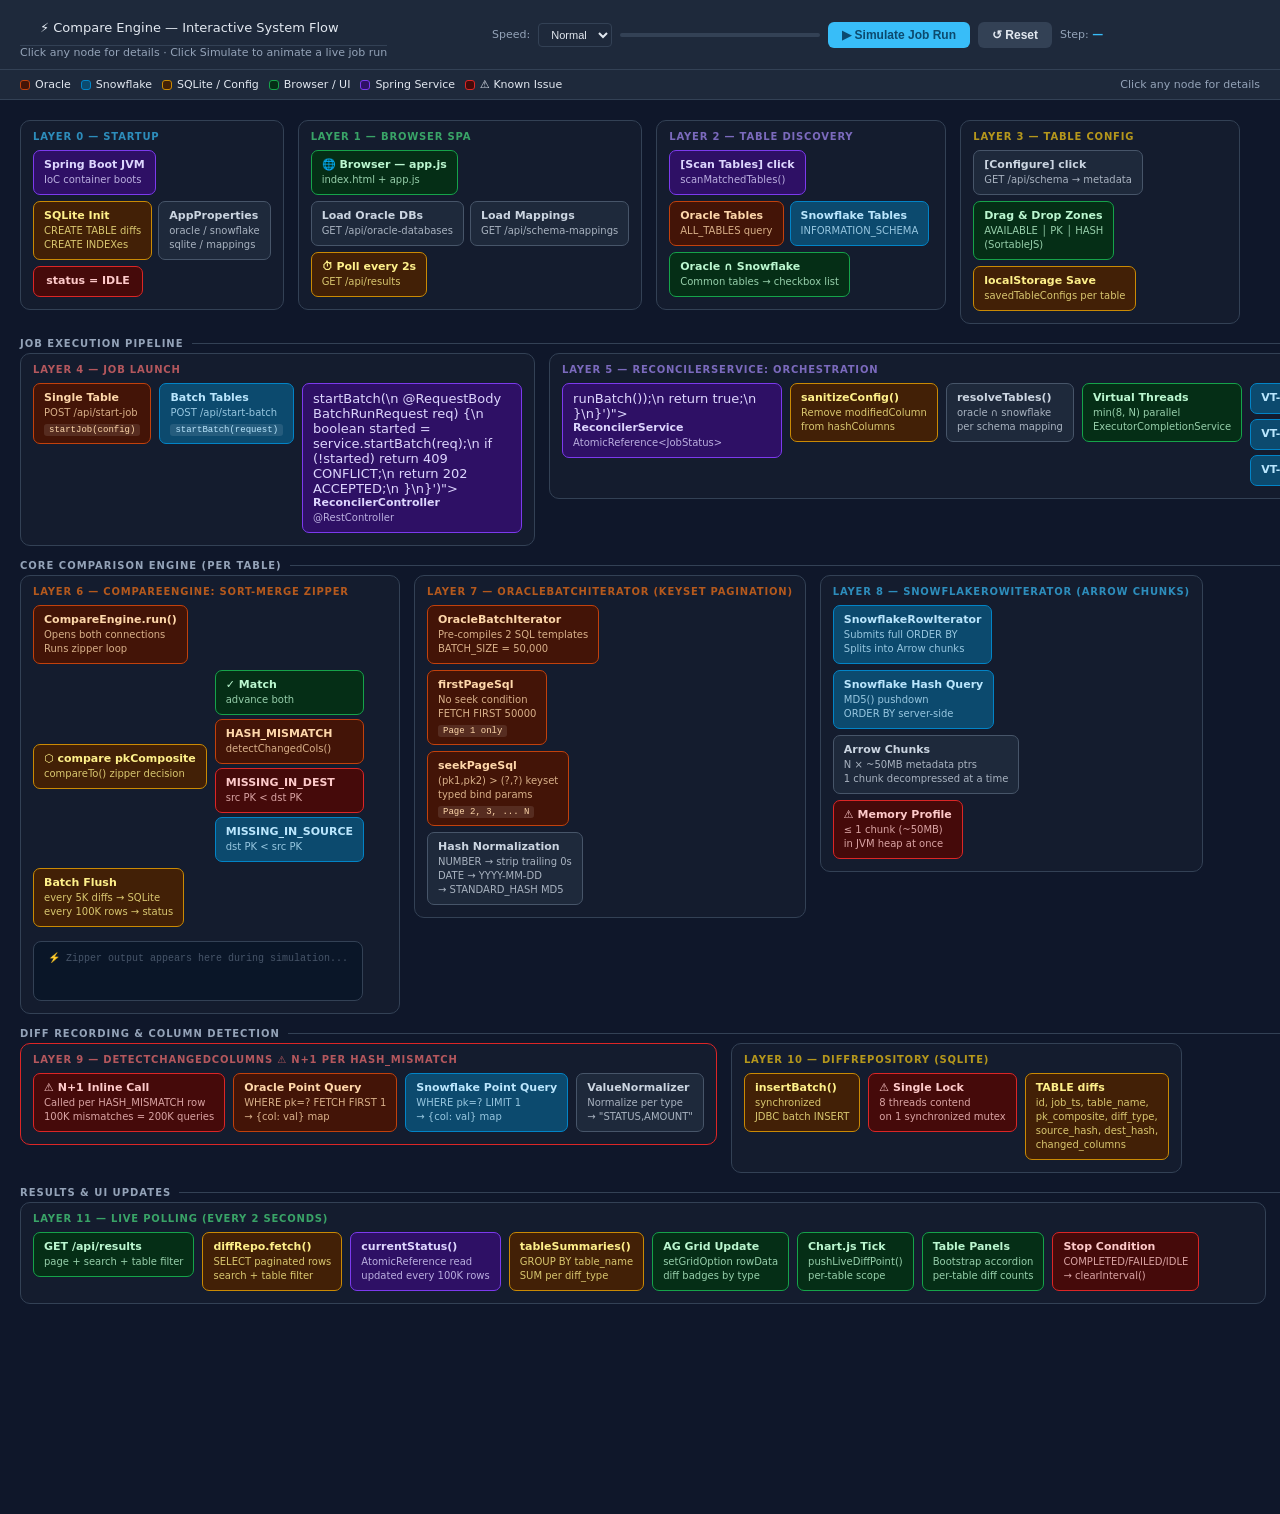
<file: src/main/resources/public/flow.html>
<!DOCTYPE html>
<html lang="en">
<head>
  <meta charset="UTF-8"/>
  <meta name="viewport" content="width=device-width, initial-scale=1.0"/>
  <title>Compare Engine — Interactive System Flow</title>
  <style>
    :root {
      --bg: #0f172a;
      --card: #1e293b;
      --border: #334155;
      --text: #e2e8f0;
      --muted: #94a3b8;
      --oracle: #f97316;
      --oracle-bg: #431407;
      --oracle-border: #c2410c;
      --snowflake: #38bdf8;
      --snowflake-bg: #0c4a6e;
      --snowflake-border: #0284c7;
      --sqlite: #facc15;
      --sqlite-bg: #422006;
      --sqlite-border: #ca8a04;
      --browser: #4ade80;
      --browser-bg: #052e16;
      --browser-border: #16a34a;
      --spring: #a78bfa;
      --spring-bg: #2e1065;
      --spring-border: #7c3aed;
      --warn: #f87171;
      --warn-bg: #450a0a;
      --warn-border: #dc2626;
      --neutral: #cbd5e1;
      --neutral-bg: #1e293b;
      --neutral-border: #475569;
      --active-glow: 0 0 18px 4px rgba(56,189,248,0.55);
      --active-glow-oracle: 0 0 18px 4px rgba(249,115,22,0.55);
      --active-glow-green: 0 0 18px 4px rgba(74,222,128,0.55);
    }
    * { box-sizing: border-box; margin: 0; padding: 0; }
    body {
      background: var(--bg);
      color: var(--text);
      font-family: 'Segoe UI', system-ui, sans-serif;
      font-size: 13px;
      overflow-x: auto;
    }

    /* ── TOP BAR ── */
    .topbar {
      background: var(--card);
      border-bottom: 1px solid var(--border);
      padding: 10px 20px;
      display: flex;
      align-items: center;
      justify-content: space-between;
      position: sticky;
      top: 0;
      z-index: 100;
      gap: 12px;
      flex-wrap: wrap;
    }
    .topbar h1 { font-size: 15px; font-weight: 700; color: var(--snowflake); letter-spacing: 0.03em; }
    .topbar .subtitle { font-size: 11px; color: var(--muted); }
    .controls { display: flex; gap: 8px; align-items: center; flex-wrap: wrap; }
    .btn {
      padding: 6px 14px;
      border-radius: 6px;
      border: none;
      cursor: pointer;
      font-size: 12px;
      font-weight: 600;
      transition: all 0.2s;
    }
    .btn-simulate { background: var(--snowflake); color: #0c4a6e; }
    .btn-simulate:hover { background: #7dd3fc; }
    .btn-simulate:disabled { opacity: 0.5; cursor: not-allowed; }
    .btn-reset { background: var(--border); color: var(--text); }
    .btn-reset:hover { background: #475569; }
    .speed-label { color: var(--muted); font-size: 11px; }
    .speed-select {
      background: var(--card);
      border: 1px solid var(--border);
      color: var(--text);
      padding: 4px 8px;
      border-radius: 4px;
      font-size: 11px;
    }
    .step-indicator {
      font-size: 11px;
      color: var(--muted);
      min-width: 200px;
    }
    .step-indicator span { color: var(--snowflake); font-weight: 600; }

    /* ── LEGEND ── */
    .legend {
      display: flex;
      gap: 10px;
      flex-wrap: wrap;
      padding: 8px 20px;
      background: var(--card);
      border-bottom: 1px solid var(--border);
      font-size: 11px;
    }
    .legend-item { display: flex; align-items: center; gap: 5px; }
    .legend-dot {
      width: 10px; height: 10px;
      border-radius: 3px;
      display: inline-block;
      border: 1px solid;
    }

    /* ── CANVAS ── */
    #canvas {
      padding: 20px;
      min-width: 1600px;
      position: relative;
    }

    /* ── ROWS ── */
    .row-group {
      display: flex;
      gap: 14px;
      margin-bottom: 14px;
      align-items: flex-start;
    }

    /* ── LAYER CONTAINERS ── */
    .layer {
      border-radius: 10px;
      border: 1px solid var(--border);
      padding: 10px 12px 12px;
      position: relative;
      transition: border-color 0.3s, box-shadow 0.3s;
      background: rgba(255,255,255,0.02);
    }
    .layer.active {
      border-color: var(--snowflake);
      box-shadow: 0 0 20px 2px rgba(56,189,248,0.2);
    }
    .layer-title {
      font-size: 10px;
      font-weight: 700;
      text-transform: uppercase;
      letter-spacing: 0.08em;
      margin-bottom: 8px;
      opacity: 0.7;
    }
    .layer-nodes {
      display: flex;
      gap: 8px;
      flex-wrap: wrap;
      align-items: flex-start;
    }

    /* ── NODE CARDS ── */
    .node {
      border-radius: 7px;
      padding: 7px 10px;
      border: 1px solid;
      cursor: pointer;
      transition: all 0.25s;
      position: relative;
      min-width: 110px;
      max-width: 220px;
    }
    .node:hover { filter: brightness(1.15); transform: translateY(-1px); }
    .node.active {
      filter: brightness(1.3);
      transform: translateY(-2px);
    }
    .node.oracle    { background: var(--oracle-bg);    border-color: var(--oracle-border);    color: #fed7aa; }
    .node.snowflake { background: var(--snowflake-bg); border-color: var(--snowflake-border); color: #bae6fd; }
    .node.sqlite    { background: var(--sqlite-bg);    border-color: var(--sqlite-border);    color: #fef08a; }
    .node.browser   { background: var(--browser-bg);   border-color: var(--browser-border);   color: #bbf7d0; }
    .node.spring    { background: var(--spring-bg);    border-color: var(--spring-border);    color: #ddd6fe; }
    .node.warn      { background: var(--warn-bg);      border-color: var(--warn-border);      color: #fecaca; }
    .node.neutral   { background: var(--neutral-bg);   border-color: var(--neutral-border);   color: var(--neutral); }
    .node.decision  {
      background: var(--sqlite-bg);
      border-color: var(--sqlite-border);
      color: #fef08a;
      clip-path: polygon(50% 0%, 100% 50%, 50% 100%, 0% 50%);
      padding: 18px 14px;
      text-align: center;
      min-width: 100px;
      min-height: 70px;
      display: flex;
      align-items: center;
      justify-content: center;
    }
    .node.active.oracle    { box-shadow: var(--active-glow-oracle); }
    .node.active.snowflake { box-shadow: var(--active-glow); }
    .node.active.browser   { box-shadow: var(--active-glow-green); }
    .node.active.spring    { box-shadow: 0 0 18px 4px rgba(167,139,250,0.55); }
    .node.active.sqlite    { box-shadow: 0 0 18px 4px rgba(250,204,21,0.55); }
    .node.active.warn      { box-shadow: 0 0 18px 4px rgba(248,113,113,0.55); }
    .node.active.neutral   { box-shadow: 0 0 18px 4px rgba(203,213,225,0.35); }

    .node-title { font-weight: 700; font-size: 11px; margin-bottom: 2px; }
    .node-detail { font-size: 10px; opacity: 0.8; line-height: 1.4; }
    .node-badge {
      display: inline-block;
      font-size: 9px;
      padding: 1px 5px;
      border-radius: 3px;
      margin-top: 3px;
      background: rgba(255,255,255,0.1);
      font-family: monospace;
    }

    /* ── ARROWS ── */
    .arrow-row {
      display: flex;
      align-items: center;
      gap: 4px;
      margin: 4px 0;
      padding-left: 20px;
    }
    .arrow-label { font-size: 10px; color: var(--muted); font-style: italic; }
    .arrow-line {
      height: 2px;
      background: var(--border);
      flex: 1;
      max-width: 80px;
      border-radius: 2px;
      transition: background 0.3s;
      position: relative;
      overflow: hidden;
    }
    .arrow-line.flowing::after {
      content: '';
      position: absolute;
      top: -1px;
      left: -100%;
      width: 100%;
      height: 4px;
      background: linear-gradient(90deg, transparent, var(--snowflake), transparent);
      animation: flow 0.8s linear infinite;
    }
    .arrow-line.flowing-oracle::after {
      background: linear-gradient(90deg, transparent, var(--oracle), transparent);
    }
    .arrow-line.flowing-green::after {
      background: linear-gradient(90deg, transparent, var(--browser), transparent);
    }
    @keyframes flow {
      from { left: -100%; }
      to   { left: 100%; }
    }
    svg.arrows-svg {
      position: absolute;
      top: 0; left: 0;
      pointer-events: none;
      width: 100%;
      height: 100%;
    }

    /* ── SECTION DIVIDERS ── */
    .section-label {
      font-size: 10px;
      font-weight: 700;
      text-transform: uppercase;
      letter-spacing: 0.1em;
      color: var(--muted);
      margin: 6px 0 4px;
      display: flex;
      align-items: center;
      gap: 8px;
    }
    .section-label::after {
      content: '';
      flex: 1;
      height: 1px;
      background: var(--border);
    }

    /* ── TOOLTIP MODAL ── */
    #tooltip {
      position: fixed;
      background: var(--card);
      border: 1px solid var(--snowflake);
      border-radius: 8px;
      padding: 12px 14px;
      font-size: 12px;
      max-width: 320px;
      z-index: 999;
      display: none;
      pointer-events: none;
      box-shadow: 0 8px 24px rgba(0,0,0,0.5);
      line-height: 1.5;
    }
    #tooltip .tt-title { font-weight: 700; margin-bottom: 6px; color: var(--snowflake); }
    #tooltip .tt-code {
      background: #0f172a;
      border-radius: 4px;
      padding: 6px 8px;
      font-family: monospace;
      font-size: 10px;
      color: #fef08a;
      white-space: pre;
      margin-top: 6px;
      overflow: auto;
      max-height: 160px;
    }

    /* ── PROGRESS BAR ── */
    .progress-wrap {
      height: 4px;
      background: var(--border);
      border-radius: 2px;
      width: 200px;
      overflow: hidden;
    }
    .progress-fill {
      height: 100%;
      background: var(--snowflake);
      border-radius: 2px;
      width: 0%;
      transition: width 0.3s;
    }

    /* ── ZIPPER VISUALISER ── */
    .zipper-vis {
      background: #0a1628;
      border: 1px solid var(--border);
      border-radius: 8px;
      padding: 10px 14px;
      font-family: monospace;
      font-size: 11px;
      min-height: 60px;
      margin-top: 8px;
    }
    .zipper-row {
      display: flex;
      gap: 8px;
      align-items: center;
      margin-bottom: 3px;
    }
    .zr-src  { color: var(--oracle);    width: 160px; }
    .zr-dst  { color: var(--snowflake); width: 160px; }
    .zr-result { font-size: 10px; }
    .zr-match  { color: #4ade80; }
    .zr-miss-dest { color: var(--warn); }
    .zr-miss-src  { color: var(--snowflake); }
    .zr-mismatch  { color: var(--oracle); }

    /* ── DIFF OUTCOME COUNTER ── */
    .counters {
      display: flex;
      gap: 10px;
      flex-wrap: wrap;
      margin-top: 6px;
    }
    .counter-badge {
      padding: 3px 8px;
      border-radius: 4px;
      font-size: 11px;
      font-weight: 600;
    }
    .cb-match    { background: #052e16; color: #4ade80; border: 1px solid #16a34a; }
    .cb-mismatch { background: #431407; color: #fb923c; border: 1px solid #c2410c; }
    .cb-miss-d   { background: #450a0a; color: #f87171; border: 1px solid #dc2626; }
    .cb-miss-s   { background: #0c4a6e; color: #38bdf8; border: 1px solid #0284c7; }
  </style>
</head>
<body>

<!-- TOP BAR -->
<div class="topbar">
  <div>
    <div class="topbar h1">⚡ Compare Engine — Interactive System Flow</div>
    <div class="subtitle">Click any node for details · Click Simulate to animate a live job run</div>
  </div>
  <div class="controls">
    <span class="speed-label">Speed:</span>
    <select class="speed-select" id="speedSelect">
      <option value="1200">Slow</option>
      <option value="700" selected>Normal</option>
      <option value="350">Fast</option>
      <option value="150">Turbo</option>
    </select>
    <div class="progress-wrap"><div class="progress-fill" id="progressFill"></div></div>
    <button class="btn btn-simulate" id="btnSimulate" onclick="simulate()">▶ Simulate Job Run</button>
    <button class="btn btn-reset" onclick="resetAll()">↺ Reset</button>
    <div class="step-indicator">Step: <span id="stepLabel">—</span></div>
  </div>
</div>

<!-- LEGEND -->
<div class="legend">
  <div class="legend-item"><span class="legend-dot" style="background:#431407;border-color:#c2410c"></span> Oracle</div>
  <div class="legend-item"><span class="legend-dot" style="background:#0c4a6e;border-color:#0284c7"></span> Snowflake</div>
  <div class="legend-item"><span class="legend-dot" style="background:#422006;border-color:#ca8a04"></span> SQLite / Config</div>
  <div class="legend-item"><span class="legend-dot" style="background:#052e16;border-color:#16a34a"></span> Browser / UI</div>
  <div class="legend-item"><span class="legend-dot" style="background:#2e1065;border-color:#7c3aed"></span> Spring Service</div>
  <div class="legend-item"><span class="legend-dot" style="background:#450a0a;border-color:#dc2626"></span> ⚠ Known Issue</div>
  <div class="legend-item" style="margin-left:auto;color:#94a3b8;font-size:11px;">Click any node for details</div>
</div>

<!-- MAIN CANVAS -->
<div id="canvas">

  <!-- ROW 1: Startup + Browser + Discovery + Config -->
  <div class="row-group">

    <!-- L0 STARTUP -->
    <div class="layer" id="layer0" style="min-width:260px">
      <div class="layer-title" style="color:#38bdf8">Layer 0 — Startup</div>
      <div class="layer-nodes" style="flex-direction:column;gap:6px">
        <div class="node spring" id="n_spring" onclick="showTip(this,'Spring Boot JVM','Application starts. Spring IoC container boots all beans.','@SpringBootApplication\npublic class Main {\n  public static void main(String[] args) {\n    SpringApplication.run(Main.class, args);\n  }\n}')">
          <div class="node-title">Spring Boot JVM</div>
          <div class="node-detail">IoC container boots</div>
        </div>
        <div style="display:flex;gap:6px">
          <div class="node sqlite" id="n_sqlite_init" onclick="showTip(this,'DiffRepository.initialise()','Creates SQLite tables and indexes on startup.','CREATE TABLE IF NOT EXISTS diffs (\n  id INTEGER PK AUTOINCREMENT,\n  job_ts TEXT,\n  table_name TEXT,\n  pk_composite TEXT,\n  diff_type TEXT,\n  source_hash TEXT,\n  dest_hash TEXT,\n  changed_columns TEXT,\n  created_at TEXT\n);\nCREATE INDEX idx_diffs_pk ON diffs(pk_composite);\nCREATE INDEX idx_diffs_type ON diffs(diff_type);')">
            <div class="node-title">SQLite Init</div>
            <div class="node-detail">CREATE TABLE diffs<br>CREATE INDEXes</div>
          </div>
          <div class="node neutral" id="n_appprops" onclick="showTip(this,'AppProperties','Loaded from application.yml. Holds Oracle, Snowflake, SQLite and schema mapping config.','reconciler:\n  oracle:\n    jdbcUrl: jdbc:oracle:thin:@...\n    user: ...\n    password: ...\n  snowflake:\n    jdbcUrl: jdbc:snowflake://...\n  sqlite:\n    path: reconciler_diffs.db\n  mappings:\n    - schemaId: PROD\n      oracleSchema: MYSCHEMA\n      snowflakeSchema: SF_SCHEMA')">
            <div class="node-title">AppProperties</div>
            <div class="node-detail">oracle / snowflake<br>sqlite / mappings</div>
          </div>
        </div>
        <div class="node warn" id="n_idle" style="text-align:center">
          <div class="node-title">status = IDLE</div>
        </div>
      </div>
    </div>

    <!-- L1 BROWSER -->
    <div class="layer" id="layer1" style="min-width:260px">
      <div class="layer-title" style="color:#4ade80">Layer 1 — Browser SPA</div>
      <div class="layer-nodes" style="flex-direction:column;gap:6px">
        <div class="node browser" id="n_browser" onclick="showTip(this,'Browser SPA','index.html + app.js. Vanilla JS, AG Grid, Chart.js, SortableJS. Starts polling /api/results every 2 seconds.','// On page load:\nloadOracleDatabases();\nloadSchemaMappings();\nsetInterval(loadResults, 2000);\ninitLiveDiffChart();')">
          <div class="node-title">🌐 Browser — app.js</div>
          <div class="node-detail">index.html + app.js</div>
        </div>
        <div style="display:flex;gap:6px">
          <div class="node neutral" id="n_load_db" onclick="showTip(this,'loadOracleDatabases()','Fetches Oracle DB/container names for the source database selector dropdown.','GET /api/oracle-databases\n← SELECT SYS_CONTEXT(\'USERENV\',\'DB_NAME\')\n     FROM dual')">
            <div class="node-title">Load Oracle DBs</div>
            <div class="node-detail">GET /api/oracle-databases</div>
          </div>
          <div class="node neutral" id="n_load_map" onclick="showTip(this,'loadSchemaMappings()','Fetches configured schema mappings from application.yml to show as hints.','GET /api/schema-mappings\n← props.mappings()\n   filtered by isUsable()')">
            <div class="node-title">Load Mappings</div>
            <div class="node-detail">GET /api/schema-mappings</div>
          </div>
        </div>
        <div class="node sqlite" id="n_poll" onclick="showTip(this,'Poll Loop — every 2 seconds','setInterval(loadResults, 2000). Calls GET /api/results while job is RUNNING. Stops automatically when status is COMPLETED/FAILED/IDLE.','setInterval(loadResults, 2000);\n// Stops when:\n[\'COMPLETED\',\'FAILED\',\'IDLE\']\n  .includes(data.status)')">
          <div class="node-title">⏱ Poll every 2s</div>
          <div class="node-detail">GET /api/results</div>
        </div>
      </div>
    </div>

    <!-- L2 TABLE DISCOVERY -->
    <div class="layer" id="layer2" style="min-width:290px">
      <div class="layer-title" style="color:#a78bfa">Layer 2 — Table Discovery</div>
      <div class="layer-nodes" style="flex-direction:column;gap:6px">
        <div class="node spring" id="n_scan" onclick="showTip(this,'scanMatchedTables()','User selects Oracle schemas and clicks Scan. For each schema, calls /api/match-tables to find Oracle ∩ Snowflake common tables.','GET /api/match-tables\n  ?sourceSchema=MYSCHEMA\n  &destSchema=SF_SCHEMA\n  &destDatabase=MYDB\n\n→ SchemaInspector.listOracleTables()\n  SELECT TABLE_NAME FROM ALL_TABLES\n  WHERE OWNER = ?\n\n→ SchemaInspector.listSnowflakeTables()\n  SELECT TABLE_NAME FROM\n  INFORMATION_SCHEMA.TABLES\n  WHERE TABLE_SCHEMA = ?')">
          <div class="node-title">[Scan Tables] click</div>
          <div class="node-detail">scanMatchedTables()</div>
        </div>
        <div style="display:flex;gap:6px">
          <div class="node oracle" id="n_list_ora" onclick="showTip(this,'listOracleTables()','Queries Oracle ALL_TABLES for the given schema. Returns TableRef list.','SELECT TABLE_NAME\nFROM ALL_TABLES\nWHERE OWNER = ?\nORDER BY TABLE_NAME')">
            <div class="node-title">Oracle Tables</div>
            <div class="node-detail">ALL_TABLES query</div>
          </div>
          <div class="node snowflake" id="n_list_sf" onclick="showTip(this,'listSnowflakeTables()','Queries Snowflake INFORMATION_SCHEMA.TABLES for the destination schema.','SELECT TABLE_NAME\nFROM INFORMATION_SCHEMA.TABLES\nWHERE TABLE_SCHEMA = ?\nORDER BY TABLE_NAME')">
            <div class="node-title">Snowflake Tables</div>
            <div class="node-detail">INFORMATION_SCHEMA</div>
          </div>
        </div>
        <div class="node browser" id="n_intersect" onclick="showTip(this,'Oracle ∩ Snowflake Intersection','Only table names present in BOTH Oracle and Snowflake are kept. Rendered as a checkbox list. User can select individual tables to run.','allMatchedTables = oracle ∩ snowflake\nrenderMatchedTables()\n// shows checkbox per table\n// with SAVED/MODIFIED badges')">
          <div class="node-title">Oracle ∩ Snowflake</div>
          <div class="node-detail">Common tables → checkbox list</div>
        </div>
      </div>
    </div>

    <!-- L3 TABLE CONFIG -->
    <div class="layer" id="layer3" style="min-width:280px">
      <div class="layer-title" style="color:#facc15">Layer 3 — Table Config</div>
      <div class="layer-nodes" style="flex-direction:column;gap:6px">
        <div class="node neutral" id="n_configure" onclick="showTip(this,'[Configure] Table','Calls GET /api/schema to load column metadata from both Oracle and Snowflake. Builds drag-drop UI.','GET /api/schema\n  ?source=SCHEMA.ORDERS\n  &dest=DB.SF_SCHEMA.ORDERS\n\n← JDBC DatabaseMetaData\n     .getColumns()\n← JDBC DatabaseMetaData\n     .getPrimaryKeys()')">
          <div class="node-title">[Configure] click</div>
          <div class="node-detail">GET /api/schema → metadata</div>
        </div>
        <div class="node browser" id="n_drag" onclick="showTip(this,'Drag & Drop Zones (SortableJS)','Three zones: AVAILABLE, PK (primary keys), HASH (columns to include in hash). User drags columns between zones. PK zone shows order numbers.','Sortable.create(availZone, {group:\'cols\'})\nSortable.create(pkZone, {group:\'cols\'})\nSortable.create(hashZone, {group:\'cols\'})\n// onEnd → updatePkPreview()\n//       → markCurrentTableModified()')">
          <div class="node-title">Drag &amp; Drop Zones</div>
          <div class="node-detail">AVAILABLE │ PK │ HASH<br>(SortableJS)</div>
        </div>
        <div class="node sqlite" id="n_ls" onclick="showTip(this,'localStorage Persistence','Per-table configs (PK, hashColumns, modifiedColumn, bufferMinutes) saved to localStorage. Survives browser refresh and service restarts.','savedTableConfigs[TABLE] = {\n  primaryKeys: \"COL1~COL2\",\n  hashColumns: [\"COL1\",\"COL2\",...],\n  modifiedColumn: \"UPDATED_AT\",\n  bufferMinutes: 15\n}')">
          <div class="node-title">localStorage Save</div>
          <div class="node-detail">savedTableConfigs per table</div>
        </div>
      </div>
    </div>
  </div>

  <!-- ROW 2: Job Launch + ReconcilerService -->
  <div class="section-label">Job Execution Pipeline</div>
  <div class="row-group">

    <!-- L4 JOB LAUNCH -->
    <div class="layer" id="layer4" style="min-width:420px">
      <div class="layer-title" style="color:#f87171">Layer 4 — Job Launch</div>
      <div class="layer-nodes">
        <div class="node oracle" id="n_single" onclick="showTip(this,'POST /api/start-job (Single Table)','Runs a single table comparison. JobConfig is built from the PK/hash config panel.','POST /api/start-job\n{\n  sourceTable: \"SCHEMA.ORDERS\",\n  destTable: \"DB.SF.ORDERS\",\n  primaryKeys: \"ORDER_ID\",\n  hashColumns: [\"AMOUNT\",\"STATUS\",...],\n  modifiedColumn: \"UPDATED_AT\",\n  bufferMinutes: 15\n}')">
          <div class="node-title">Single Table</div>
          <div class="node-detail">POST /api/start-job</div>
          <div class="node-badge">startJob(config)</div>
        </div>
        <div class="node snowflake" id="n_batch" onclick="showTip(this,'POST /api/start-batch (Multiple Tables)','Runs multiple tables in parallel. tableConfigs map overrides PK/hash per table.','POST /api/start-batch\n{\n  sourceSchemas: [\"SCHEMA1\",\"SCHEMA2\"],\n  destSchema: \"SF_SCHEMA\",\n  tables: [\"ORDERS\",\"CUSTOMERS\"],\n  tableConfigs: {\n    \"ORDERS\": {primaryKeys:\"ORDER_ID\",...}\n  },\n  clearBefore: true\n}')">
          <div class="node-title">Batch Tables</div>
          <div class="node-detail">POST /api/start-batch</div>
          <div class="node-badge">startBatch(request)</div>
        </div>
        <div class="node spring" id="n_ctrl" onclick="showTip(this,'ReconcilerController','Spring @RestController. Routes HTTP requests to ReconcilerService. Returns HTTP 409 if job already running.','@RestController\n@RequestMapping(\"/api\")\npublic class ReconcilerController {\n  @PostMapping(\"/start-batch\")\n  public ResponseEntity<?> startBatch(\n    @RequestBody BatchRunRequest req) {\n      boolean started = service.startBatch(req);\n      if (!started) return 409 CONFLICT;\n      return 202 ACCEPTED;\n  }\n}')">
          <div class="node-title">ReconcilerController</div>
          <div class="node-detail">@RestController</div>
        </div>
      </div>
    </div>

    <!-- L5 SERVICE -->
    <div class="layer" id="layer5" style="flex:1;min-width:700px">
      <div class="layer-title" style="color:#a78bfa">Layer 5 — ReconcilerService: Orchestration</div>
      <div class="layer-nodes">
        <div class="node spring" id="n_svc" onclick="showTip(this,'ReconcilerService','@Service. Manages AtomicReference<JobStatus>. Guard: returns false if already RUNNING (→ HTTP 409).','@Service\npublic class ReconcilerService {\n  private final AtomicReference<JobStatus>\n    status = new AtomicReference<>(JobStatus.idle());\n  \n  public boolean startBatch(BatchRunRequest req) {\n    if (\"RUNNING\".equals(status.get().status()))\n      return false; // 409\n    status.set(JobStatus.running());\n    Thread.ofVirtual().start(() -> runBatch());\n    return true;\n  }\n}')">
          <div class="node-title">ReconcilerService</div>
          <div class="node-detail">AtomicReference&lt;JobStatus&gt;</div>
        </div>
        <div class="node sqlite" id="n_sanitize" onclick="showTip(this,'sanitizeConfig()','Removes modifiedColumn from hashColumns to eliminate CDC timestamp noise. Example: if UPDATED_AT is both the buffer filter and a hash column, it is auto-removed from the hash.','// CDC False-Positive Prevention:\n// modifiedColumn UPDATED_AT would drift\n// between Oracle & Snowflake due to\n// replication lag — removing it from hash\n// prevents noisy HASH_MISMATCH records.\nfiltered = hashColumns.stream()\n  .filter(c -> !c.equalsIgnoreCase(modifiedColumn))\n  .toList();')">
          <div class="node-title">sanitizeConfig()</div>
          <div class="node-detail">Remove modifiedColumn<br>from hashColumns</div>
        </div>
        <div class="node neutral" id="n_resolve" onclick="showTip(this,'resolveTables()','Finds Oracle ∩ Snowflake tables for the given schemas/mappings. Three paths: sourceSchemas[], schemaIds[], or legacy single-schema.','// Path A: sourceSchemas provided\nlistOracleTables(srcSchema) ∩\nlistSnowflakeTables(dstSchema)\n\n// Path B: schemaIds (application.yml mappings)\nprops.mappingById().get(schemaId)\n→ use mapping.oracleSchema &\n   mapping.snowflakeSchema\n\n// Path C: legacy\nreq.sourceSchema ∩ req.destSchema')">
          <div class="node-title">resolveTables()</div>
          <div class="node-detail">oracle ∩ snowflake<br>per schema mapping</div>
        </div>
        <div class="node browser" id="n_parallel" onclick="showTip(this,'Virtual Thread Parallelism','Java 21 virtual threads. ExecutorCompletionService submits all tables simultaneously. Max 8 concurrent tables. Results accumulated via completion.take().','int parallelism = Math.min(8, tables.size());\nvar exec = Executors\n  .newVirtualThreadPerTaskExecutor();\nvar completion = \n  new ExecutorCompletionService<>(exec);\n\nfor (JobConfig cfg : configs)\n  completion.submit(() -> runSingleTable(cfg));\n\n// Drain results:\nfor (int i = 0; i < configs.size(); i++)\n  TableRunResult r = completion.take().get();')">
          <div class="node-title">Virtual Threads</div>
          <div class="node-detail">min(8, N) parallel<br>ExecutorCompletionService</div>
        </div>
        <div style="display:flex;flex-direction:column;gap:5px">
          <div class="node snowflake" id="n_vt1" style="min-width:100px">
            <div class="node-title">VT-1 TABLE_A</div>
          </div>
          <div class="node snowflake" id="n_vt2" style="min-width:100px">
            <div class="node-title">VT-2 TABLE_B</div>
          </div>
          <div class="node snowflake" id="n_vt3" style="min-width:100px">
            <div class="node-title">VT-N TABLE_N</div>
          </div>
        </div>
      </div>
    </div>
  </div>

  <!-- ROW 3: Zipper + Oracle Iterator + Snowflake Iterator -->
  <div class="section-label">Core Comparison Engine (per table)</div>
  <div class="row-group">

    <!-- L6 ZIPPER -->
    <div class="layer" id="layer6" style="min-width:380px">
      <div class="layer-title" style="color:#f97316">Layer 6 — CompareEngine: Sort-Merge Zipper</div>
      <div class="layer-nodes" style="flex-direction:column;gap:6px">
        <div class="node oracle" id="n_ce" onclick="showTip(this,'CompareEngine.run()','Core sort-merge zipper. Opens Oracle + Snowflake connections. Streams both iterators simultaneously. O(n) time, O(1) memory.','try (Connection srcConn = openSource();\n     Connection dstConn = openDest();\n     OracleBatchIterator srcIter = new OracleBatchIterator(srcConn, config);\n     SnowflakeRowIterator dstIter = SnowflakeRowIterator.open(dstConn,...)) {\n\n  Row src = srcIter.next();\n  Row dst = dstIter.next();\n  while (src != null || dst != null) { ... }\n}')">
          <div class="node-title">CompareEngine.run()</div>
          <div class="node-detail">Opens both connections<br>Runs zipper loop</div>
        </div>

        <!-- ZIPPER DECISION -->
        <div style="display:flex;gap:8px;align-items:center;flex-wrap:wrap">
          <div class="node sqlite" id="n_zip" onclick="showTip(this,'pkComposite Comparison','Core comparison. pkComposite is a ~-delimited string of PK column values cast to VARCHAR. compareTo() determines zipper direction.','int cmp = src.pkComposite()\n            .compareTo(dst.pkComposite());\n\nif (cmp == 0)  → compare hashes\nif (cmp < 0)   → MISSING_IN_DEST\nif (cmp > 0)   → MISSING_IN_SOURCE\n\n// pkComposite example:\n// \"42~NEW_YORK\" for (ORDER_ID=42, CITY=\'NEW_YORK\')')">
            <div class="node-title">⬡ compare pkComposite</div>
            <div class="node-detail">compareTo() zipper decision</div>
          </div>
          <div style="display:flex;flex-direction:column;gap:4px">
            <div class="node browser" id="n_match" onclick="showTip(this,'Hash Match (no diff)','Both PKs match AND both hashes match → advance both iterators. No record written.','if (src.rowHash().equalsIgnoreCase(\n    dst.rowHash())) {\n  // ✓ no diff — advance both\n  srcRow = srcIter.hasNext() ?\n           srcIter.next() : null;\n  destRow = dstIter.hasNext() ?\n            dstIter.next() : null;\n}')">
              <div class="node-title">✓ Match</div>
              <div class="node-detail">advance both</div>
            </div>
            <div class="node oracle" id="n_mismatch" onclick="showTip(this,'HASH_MISMATCH','Same PK but different MD5 hash → calls detectChangedColumns() then records diff.','diffCount++;\nString cols = detectChangedColumns(\n  srcConn, dstConn,\n  src.pkComposite(),\n  srcCols, dstCols);\nbatch.add(new DiffRecord(\n  tableName,\n  src.pkComposite(),\n  \"HASH_MISMATCH\",\n  src.rowHash(), dst.rowHash(), cols));')">
              <div class="node-title">HASH_MISMATCH</div>
              <div class="node-detail">detectChangedCols()</div>
            </div>
            <div class="node warn" id="n_miss_dest" onclick="showTip(this,'MISSING_IN_DEST','Source PK is smaller than dest PK → this row exists in Oracle but not in Snowflake.','// src PK \"10\" < dst PK \"15\"\n// → row 10 is in Oracle but not Snowflake\nbatch.add(new DiffRecord(\n  tableName,\n  src.pkComposite(),\n  \"MISSING_IN_DEST\",\n  src.rowHash(), null, null));\nsrcRow = srcIter.next();')">
              <div class="node-title">MISSING_IN_DEST</div>
              <div class="node-detail">src PK &lt; dst PK</div>
            </div>
            <div class="node snowflake" id="n_miss_src" onclick="showTip(this,'MISSING_IN_SOURCE','Dest PK is smaller than source PK → this row exists in Snowflake but not in Oracle.','// dst PK \"5\" < src PK \"10\"\n// → row 5 is in Snowflake but not Oracle\nbatch.add(new DiffRecord(\n  tableName,\n  dst.pkComposite(),\n  \"MISSING_IN_SOURCE\",\n  null, dst.rowHash(), null));\ndestRow = dstIter.next();')">
              <div class="node-title">MISSING_IN_SOURCE</div>
              <div class="node-detail">dst PK &lt; src PK</div>
            </div>
          </div>
        </div>

        <div class="node sqlite" id="n_flush" onclick="showTip(this,'Batch Flush to SQLite','Every 5,000 diff records: calls diffRepo.insertBatch(). Every 100,000 rows: updates live status via AtomicReference.','private static final int BATCH_FLUSH = 5_000;\n\n// In zipper loop:\nif (batch.size() >= BATCH_FLUSH) {\n  diffRepo.insertBatch(jobTs, batch);\n  batch.clear();\n}\n\n// Status update:\nif ((srcCount+destCount) % 100_000 == 0) {\n  statusRef.set(new JobStatus(\n    \"RUNNING\", srcCount, destCount,\n    diffCount, null));\n}')">
          <div class="node-title">Batch Flush</div>
          <div class="node-detail">every 5K diffs → SQLite<br>every 100K rows → status</div>
        </div>

        <!-- Live zipper visualiser -->
        <div class="zipper-vis" id="zipperVis">
          <div style="color:#475569;font-size:10px">⚡ Zipper output appears here during simulation...</div>
        </div>
        <div class="counters" id="zipCounters" style="display:none">
          <span class="counter-badge cb-match" id="cnt_match">✓ Match: 0</span>
          <span class="counter-badge cb-mismatch" id="cnt_mismatch">≠ Mismatch: 0</span>
          <span class="counter-badge cb-miss-d" id="cnt_miss_d">↑ Missing Dest: 0</span>
          <span class="counter-badge cb-miss-s" id="cnt_miss_s">↓ Missing Src: 0</span>
        </div>
      </div>
    </div>

    <!-- L7 ORACLE ITERATOR -->
    <div class="layer" id="layer7" style="min-width:360px">
      <div class="layer-title" style="color:#f97316">Layer 7 — OracleBatchIterator (keyset pagination)</div>
      <div class="layer-nodes" style="flex-direction:column;gap:6px">
        <div class="node oracle" id="n_ora_iter" onclick="showTip(this,'OracleBatchIterator','Constructor: loads column type map, builds both SQL templates, pre-compiles as PreparedStatements. Only 2 Oracle SQL parses for entire table scan.','// Constructor builds 2 templates:\n// 1. firstPageSql  (no seek)\n// 2. seekPageSql   (keyset: pk > ?,?)\n\n// BATCH_SIZE default = 50,000 rows\n// Set via: ORACLE_BATCH_SIZE env var\n\nfirstPagePs = conn.prepareStatement(firstSql);\nseekPagePs  = conn.prepareStatement(seekSql);\nfirstPagePs.setFetchSize(BATCH_SIZE);\nseekPagePs.setFetchSize(BATCH_SIZE);')">
          <div class="node-title">OracleBatchIterator</div>
          <div class="node-detail">Pre-compiles 2 SQL templates<br>BATCH_SIZE = 50,000</div>
        </div>
        <div class="node oracle" id="n_first_page" onclick="showTip(this,'firstPageSql (Page 1)','No keyset condition. Simple SELECT with ORDER BY and FETCH FIRST N.','SELECT\n  CAST(pk_col AS VARCHAR2(4000))\n    || \'~\' || ...  AS pk_composite,\n  RAWTOHEX(STANDARD_HASH(\n    NVL(CAST(col AS VARCHAR2(4000)),\'NULL_STR\')\n    || \'~\' || ..., \'MD5\'))\n    AS row_hash,\n  pk_col1, pk_col2\nFROM SCHEMA.ORDERS\n[WHERE modified < NOW - INTERVAL \'15\' MINUTE]\nORDER BY pk_col1, pk_col2\nFETCH FIRST 50000 ROWS ONLY')">
          <div class="node-title">firstPageSql</div>
          <div class="node-detail">No seek condition<br>FETCH FIRST 50000</div>
          <div class="node-badge">Page 1 only</div>
        </div>
        <div class="node oracle" id="n_seek_page" onclick="showTip(this,'seekPageSql (Page 2+)','Keyset pagination: WHERE (pk1,pk2) > (?,?). Oracle resolves to B-tree index range scan. Type-safe bind via setObject(i, lastPkObjects[i]).','SELECT ... FROM SCHEMA.ORDERS\nWHERE [modified < NOW - 15min AND]\n      (pk_col1, pk_col2) > (?, ?)\n      -- ↑ typed row-value constructor\n      -- Oracle 12c+: index range scan\nORDER BY pk_col1, pk_col2\nFETCH FIRST 50000 ROWS ONLY\n\n// Bind type-safe Java objects:\n// Long for NUMBER, String for VARCHAR2,\n// Timestamp for DATE/TIMESTAMP')">
          <div class="node-title">seekPageSql</div>
          <div class="node-detail">(pk1,pk2) &gt; (?,?) keyset<br>typed bind params</div>
          <div class="node-badge">Page 2, 3, ... N</div>
        </div>
        <div class="node neutral" id="n_hash_norm_ora" onclick="showTip(this,'Hash Normalization (Oracle)','Type-aware normalization ensures Oracle and Snowflake produce identical hash inputs for semantically equal values.','NUMBER/DECIMAL:\n  NVL(REGEXP_REPLACE(\n    REGEXP_REPLACE(\n      CAST(col AS VARCHAR2(4000)),\n      \'(\\.\\d*?)0+$\', \'\\1\'),\n    \'\\.$\', \'\'), \'NULL_NUM\')\n// strips trailing zeros: 3.50 → 3.5\n\nTIMESTAMP/DATE:\n  NVL(TO_CHAR(col, \'YYYY-MM-DD\'), \'NULL_DATE\')\n\nother:\n  NVL(CAST(col AS VARCHAR2(4000)), \'NULL_STR\')\n\n→ RAWTOHEX(STANDARD_HASH(expr, \'MD5\'))')">
          <div class="node-title">Hash Normalization</div>
          <div class="node-detail">NUMBER → strip trailing 0s<br>DATE → YYYY-MM-DD<br>→ STANDARD_HASH MD5</div>
        </div>
      </div>
    </div>

    <!-- L8 SNOWFLAKE ITERATOR -->
    <div class="layer" id="layer8" style="min-width:360px">
      <div class="layer-title" style="color:#38bdf8">Layer 8 — SnowflakeRowIterator (Arrow chunks)</div>
      <div class="layer-nodes" style="flex-direction:column;gap:6px">
        <div class="node snowflake" id="n_sf_iter" onclick="showTip(this,'SnowflakeRowIterator.open()','Executes full sorted query on Snowflake warehouse. Result materialised as Arrow chunks in cloud storage. Then splits into ~50MB chunk descriptors.','SnowflakeQueryStrategy strategy = new ...;\nString sql = strategy.buildHashQuery(config);\nResultSet rs = stmt.executeQuery(sql);\n// ← Warehouse executes ORDER BY server-side\n// ← Arrow chunks stored in cloud storage\n\nSnowflakeResultSet sfRs =\n  rs.unwrap(SnowflakeResultSet.class);\nthis.chunks =\n  sfRs.getResultSetSerializables(50_MB);\n// ← Only metadata pointers, no row data yet\nlog.info(\"{} chunks of ~50MB\", chunks.size());')">
          <div class="node-title">SnowflakeRowIterator</div>
          <div class="node-detail">Submits full ORDER BY<br>Splits into Arrow chunks</div>
        </div>
        <div class="node snowflake" id="n_sf_sql" onclick="showTip(this,'Snowflake Hash Query','Full ORDER BY executed server-side on Snowflake warehouse. CDC buffer applied via DATEADD.','SELECT\n  CAST(pk_col AS VARCHAR(4000))\n    || \'~\' || ...  AS pk_composite,\n  MD5(\n    IFNULL(REGEXP_REPLACE(\n      CAST(num_col AS VARCHAR(4000)),\n      \'(\\.\\d*?)0+$\', \'\\1\'), \'NULL_NUM\')\n    || \'~\' || ...\n  ) AS row_hash\nFROM SF_DB.SF_SCHEMA.ORDERS\n[WHERE modified < DATEADD(\'MINUTE\',-15,NOW())]\n[AND dest_filter_col = \'value\']\nORDER BY pk_col1, pk_col2')">
          <div class="node-title">Snowflake Hash Query</div>
          <div class="node-detail">MD5() pushdown<br>ORDER BY server-side</div>
        </div>
        <div class="node neutral" id="n_chunks" onclick="showTip(this,'Arrow Chunk Streaming','Snowflake splits the full result into N chunks of ~50MB each. getResultSet(Properties) downloads and decompresses one chunk at a time.','// chunk metadata only — no data yet:\nList<SnowflakeResultSetSerializable> chunks\n  = sfRs.getResultSetSerializables(50_MB);\n\n// advance() per hasNext() call:\nif (currentChunkRs.next()) {\n  // read by column INDEX (aliases unreliable)\n  nextRow = new Row(\n    rs.getString(1), // pk_composite\n    rs.getString(2)  // row_hash\n  );\n} else {\n  closeCurrentChunk();\n  chunkIdx++;\n  // download + decompress next ~50MB chunk\n  currentChunkRs =\n    chunks.get(chunkIdx).getResultSet(props);\n}')">
          <div class="node-title">Arrow Chunks</div>
          <div class="node-detail">N × ~50MB metadata ptrs<br>1 chunk decompressed at a time</div>
        </div>
        <div class="node warn" id="n_mem" onclick="showTip(this,'Memory Profile ⚠','Only 1 Arrow chunk (~50MB) is decompressed in JVM heap at any moment. All other chunks remain compressed in Snowflake cloud storage.','// JVM heap at any moment:\n// ≤ 50MB decompressed Arrow data\n//\n// SNOWFLAKE_CHUNK_BYTES env var:\n// default = 50 * 1024 * 1024 (50MB)\n//\n// Remaining chunks:\n// → stored encrypted + compressed\n//    in Snowflake cloud storage\n// → only downloaded when needed')">
          <div class="node-title">⚠ Memory Profile</div>
          <div class="node-detail">≤ 1 chunk (~50MB)<br>in JVM heap at once</div>
        </div>
      </div>
    </div>
  </div>

  <!-- ROW 4: N+1 + SQLite -->
  <div class="section-label">Diff Recording &amp; Column Detection</div>
  <div class="row-group">

    <!-- L9 N+1 -->
    <div class="layer" id="layer9" style="min-width:460px;border-color:#dc2626">
      <div class="layer-title" style="color:#f87171">Layer 9 — detectChangedColumns ⚠ N+1 per HASH_MISMATCH</div>
      <div class="layer-nodes">
        <div class="node warn" id="n_n1" onclick="showTip(this,'⚠ N+1 Problem — detectChangedColumns()','Called INLINE inside the hot zipper loop for every single HASH_MISMATCH row. 100K mismatches = 200K extra JDBC round-trips. Proposed fix: deferred bulk batch query post-zipper.','// Called INLINE in zipper loop:\nString changedCols = detectChangedColumns(\n  srcConn, dstConn,\n  src.pkComposite(),\n  srcCols, dstCols);\n\n// For 100K mismatches:\n// = 100K × Oracle point query\n// + 100K × Snowflake point query\n// = 200K extra JDBC calls ⚠\n\n// Proposed fix:\n// Collect mismatch PKs during zipper,\n// run batch IN (...) queries post-zipper')">
          <div class="node-title">⚠ N+1 Inline Call</div>
          <div class="node-detail">Called per HASH_MISMATCH row<br>100K mismatches = 200K queries</div>
        </div>
        <div class="node oracle" id="n_fetch_ora" onclick="showTip(this,'fetchRowAsStrings() — Oracle','Point lookup for a single row by PK. Returns all hash+modified columns as strings.','SELECT\n  CAST(AMOUNT AS VARCHAR2(4000)) AS AMOUNT,\n  CAST(STATUS AS VARCHAR2(4000)) AS STATUS,\n  CAST(UPDATED_AT AS VARCHAR2(4000)) AS UPDATED_AT\nFROM SCHEMA.ORDERS\nWHERE ORDER_ID = ?\nFETCH FIRST 1 ROWS ONLY')">
          <div class="node-title">Oracle Point Query</div>
          <div class="node-detail">WHERE pk=? FETCH FIRST 1<br>→ {col: val} map</div>
        </div>
        <div class="node snowflake" id="n_fetch_sf" onclick="showTip(this,'fetchRowAsStrings() — Snowflake','Same point lookup on Snowflake side.','SELECT\n  CAST(AMOUNT AS VARCHAR(4000)) AS AMOUNT,\n  CAST(STATUS AS VARCHAR(4000)) AS STATUS,\n  CAST(UPDATED_AT AS VARCHAR(4000)) AS UPDATED_AT\nFROM SF_DB.SF_SCHEMA.ORDERS\nWHERE ORDER_ID = ?\nLIMIT 1')">
          <div class="node-title">Snowflake Point Query</div>
          <div class="node-detail">WHERE pk=? LIMIT 1<br>→ {col: val} map</div>
        </div>
        <div class="node neutral" id="n_valnorm" onclick="showTip(this,'ValueNormalizer.normalize()','Type-aware string normalization before comparison. Handles trailing zeros, timestamp precision, null values.','normalize(\"3.50\", \"NUMBER\")  → \"3.5\"\nnormalize(\"3.5\",  \"NUMBER\")  → \"3.5\"  ✓\n\nnormalize(\"2026-07-11 00:00:00\", \"DATE\")\n  → \"2026-07-11\"\nnormalize(\"2026-07-11\", \"DATE\")\n  → \"2026-07-11\"  ✓\n\nnormalize(null, ...) → \"\"\n\n// Returns changed column names:\n// e.g. \"STATUS,UPDATED_AT\"')">
          <div class="node-title">ValueNormalizer</div>
          <div class="node-detail">Normalize per type<br>→ "STATUS,AMOUNT"</div>
        </div>
      </div>
    </div>

    <!-- L10 SQLITE -->
    <div class="layer" id="layer10" style="min-width:440px">
      <div class="layer-title" style="color:#facc15">Layer 10 — DiffRepository (SQLite)</div>
      <div class="layer-nodes">
        <div class="node sqlite" id="n_repo" onclick="showTip(this,'DiffRepository.insertBatch()','synchronized method. Opens a new SQLite connection, sets autoCommit=false, batch inserts all records, commits. All 8 parallel table threads contend on this lock.','public synchronized void insertBatch(\n    String jobTs, List<DiffRecord> records) {\n  String sql = \"INSERT INTO diffs(...) VALUES(?,?,?,?,?,?,?)\";\n  try (Connection c = conn();\n       PreparedStatement ps = c.prepareStatement(sql)) {\n    c.setAutoCommit(false);\n    for (DiffRecord r : records) {\n      ps.setString(1, jobTs);\n      ps.setString(2, r.tableName());\n      // ...\n      ps.addBatch();\n    }\n    ps.executeBatch();\n    c.commit();\n  }\n}')">
          <div class="node-title">insertBatch()</div>
          <div class="node-detail">synchronized<br>JDBC batch INSERT</div>
        </div>
        <div class="node warn" id="n_lock" onclick="showTip(this,'⚠ Single Synchronized Lock','All 8 parallel table virtual threads call insertBatch() which is synchronized. They all block waiting for the JVM monitor. Under 8 parallel tables with 5K flush batches, this is the main throughput bottleneck.\n\nProposed fix: WAL mode + async writer thread via BlockingQueue.','// Current:\npublic synchronized void insertBatch(...)\n// 8 threads → all wait on 1 JVM monitor\n\n// Proposed fix:\n// PRAGMA journal_mode=WAL;\n// PRAGMA synchronous=NORMAL;\nBlockingQueue<List<DiffRecord>> writeQueue;\nThread writerThread = Thread.ofVirtual()\n  .start(this::drainWriteQueue);\n// → 0 lock contention, full parallel throughput')">
          <div class="node-title">⚠ Single Lock</div>
          <div class="node-detail">8 threads contend<br>on 1 synchronized mutex</div>
        </div>
        <div class="node sqlite" id="n_sqlite_schema" onclick="showTip(this,'SQLite diffs Table Schema','Stores all diff records. Three indexes: pk_composite, diff_type, table_name.','TABLE diffs:\n  id             INTEGER PK AUTOINCREMENT\n  job_ts         TEXT  (Instant.now() at start)\n  table_name     TEXT  ← INDEX\n  pk_composite   TEXT  ← INDEX  (\"val1~val2\")\n  diff_type      TEXT  ← INDEX\n    HASH_MISMATCH | MISSING_IN_DEST\n    | MISSING_IN_SOURCE\n  source_hash    TEXT  (Oracle MD5 hex)\n  dest_hash      TEXT  (Snowflake MD5 hex)\n  changed_columns TEXT (\"COL_A,COL_B\")\n  created_at     TEXT  (datetime(\'now\'))')">
          <div class="node-title">TABLE diffs</div>
          <div class="node-detail">id, job_ts, table_name,<br>pk_composite, diff_type,<br>source_hash, dest_hash,<br>changed_columns</div>
        </div>
      </div>
    </div>
  </div>

  <!-- ROW 5: Live polling + Diff Modal -->
  <div class="section-label">Results & UI Updates</div>
  <div class="row-group">

    <!-- L11 POLLING -->
    <div class="layer" id="layer11" style="flex:1;min-width:900px">
      <div class="layer-title" style="color:#4ade80">Layer 11 — Live Polling (every 2 seconds)</div>
      <div class="layer-nodes" style="flex-wrap:wrap;gap:8px">
        <div class="node browser" id="n_poll_get" onclick="showTip(this,'GET /api/results','Called every 2 seconds. Returns paginated diff rows + live JobStatus + tableSummaries grouped by diff type + per-table row counts.','GET /api/results\n  ?page=1&size=100\n  &search=searchTerm\n  &table=ORDERS\n\nResponse:\n{\n  status: \"RUNNING\",\n  sourceCount: 50000,\n  destCount: 49800,\n  diffCount: 12,\n  totalRows: 12,\n  tableOptions: [\"ORDERS\",\"CUSTOMERS\"],\n  tableSummaries: [{tableName,total,\n    hashMismatch,missingInDest,...}],\n  rows: [{id,tableName,pkComposite,\n          diffType,sourceHash,...}]\n}')">
          <div class="node-title">GET /api/results</div>
          <div class="node-detail">page + search + table filter</div>
        </div>
        <div class="node sqlite" id="n_db_fetch" onclick="showTip(this,'diffRepo.fetch()','Paginated SELECT from SQLite diffs table. Supports table filter and full-text search on pk_composite, diff_type, changed_columns, table_name.','SELECT id, job_ts, table_name,\n  pk_composite, diff_type,\n  source_hash, dest_hash,\n  changed_columns, created_at\nFROM diffs\n[WHERE table_name = ?]\n[AND (pk_composite LIKE ? OR\n     diff_type LIKE ? OR\n     changed_columns LIKE ?)]\nORDER BY id DESC\nLIMIT 100 OFFSET N')">
          <div class="node-title">diffRepo.fetch()</div>
          <div class="node-detail">SELECT paginated rows<br>search + table filter</div>
        </div>
        <div class="node spring" id="n_status_r" onclick="showTip(this,'service.currentStatus()','Reads AtomicReference<JobStatus>. Updated by CompareEngine every 100K processed rows and at job completion.','// AtomicReference — lock-free reads:\nJobStatus s = status.get();\n\n// Updated in CompareEngine:\nstatusRef.set(new JobStatus(\n  \"RUNNING\",\n  srcCount, destCount,\n  diffCount, null));\n\n// On completion:\nstatusRef.set(new JobStatus(\n  \"COMPLETED\",\n  srcCount, destCount,\n  diffCount, null));')">
          <div class="node-title">currentStatus()</div>
          <div class="node-detail">AtomicReference read<br>updated every 100K rows</div>
        </div>
        <div class="node sqlite" id="n_summaries" onclick="showTip(this,'diffRepo.tableSummaries()','Aggregates diff counts per table_name. Used to populate the accordion panels with per-table breakdown.','SELECT table_name,\n  COUNT(*) AS total,\n  SUM(CASE WHEN diff_type = \'HASH_MISMATCH\'\n      THEN 1 ELSE 0 END) AS hash_mismatch,\n  SUM(CASE WHEN diff_type = \'MISSING_IN_DEST\'\n      THEN 1 ELSE 0 END) AS missing_in_dest,\n  SUM(CASE WHEN diff_type = \'MISSING_IN_SOURCE\'\n      THEN 1 ELSE 0 END) AS missing_in_source\nFROM diffs\nGROUP BY table_name\nORDER BY table_name')">
          <div class="node-title">tableSummaries()</div>
          <div class="node-detail">GROUP BY table_name<br>SUM per diff_type</div>
        </div>
        <div class="node browser" id="n_grid" onclick="showTip(this,'AG Grid Update','gridApi.setGridOption(\'rowData\', rows) replaces the grid rows. AG Grid animates row transitions. Diff badges colored by type: amber=HASH_MISMATCH, red=MISSING_IN_DEST, blue=MISSING_IN_SOURCE.','gridApi.setGridOption(\'rowData\', data.rows);\n\n// Diff type badge colors:\n// HASH_MISMATCH   → badge-amber\n// MISSING_IN_DEST → badge-red\n// MISSING_IN_SOURCE → badge-blue')">
          <div class="node-title">AG Grid Update</div>
          <div class="node-detail">setGridOption rowData<br>diff badges by type</div>
        </div>
        <div class="node browser" id="n_chart" onclick="showTip(this,'Chart.js Live Chart','pushLiveDiffPoint() adds a tick to the line chart. Per-table scope switching. Up to 60 ticks kept. Deduplication: skips identical consecutive points. Persisted to localStorage.','pushLiveDiffPoint(\n  scope,     // \"ORDERS\" or \"__ALL__\"\n  status,    // \"RUNNING\"\n  totalCompared,\n  missingSrc,\n  missingDest,\n  hashMismatch\n);\n\n// localStorage persistence:\n// survives page refresh\n// chartScopes[scope] = {\n//   labels, totalCompared,\n//   missingSrc, missingDest,\n//   differences\n// }')">
          <div class="node-title">Chart.js Tick</div>
          <div class="node-detail">pushLiveDiffPoint()<br>per-table scope</div>
        </div>
        <div class="node browser" id="n_panels" onclick="showTip(this,'renderTablePanels()','Bootstrap accordion, one panel per table. Clicking a panel header sets the table filter. Shows diff count badges. ACTIVE badge on currently filtered table.','renderTablePanels(\n  summaries, activeTable, activeSearch);\n\n// Each panel shows:\n// Total | Mismatch | Missing Dest | Missing Src\n// Clicking panel: focusTableFromPanel()\n//   → sets tableFilterSelect.value\n//   → calls loadResults()')">
          <div class="node-title">Table Panels</div>
          <div class="node-detail">Bootstrap accordion<br>per-table diff counts</div>
        </div>
        <div class="node warn" id="n_stop" onclick="showTip(this,'Poll Stop Condition','Polling automatically stops when status is COMPLETED, FAILED, or IDLE. Operator can use Clear Results to reset to IDLE.','if ([\'COMPLETED\',\'FAILED\',\'IDLE\']\n    .includes(data.status) &&\n    pollInterval) {\n  clearInterval(pollInterval);\n  pollInterval = null;\n}\n\n// Status badge:\n// IDLE      → badge-blue\n// RUNNING   → badge-amber (pulsing)\n// COMPLETED → badge-green\n// FAILED    → badge-red')">
          <div class="node-title">Stop Condition</div>
          <div class="node-detail">COMPLETED/FAILED/IDLE<br>→ clearInterval()</div>
        </div>
      </div>
    </div>

    <!-- L12 MODAL -->
    <div class="layer" id="layer12" style="min-width:300px">
      <div class="layer-title" style="color:#a78bfa">Layer 12 — Diff Details Modal</div>
      <div class="layer-nodes" style="flex-direction:column;gap:6px">
        <div class="node spring" id="n_view" onclick="showTip(this,'[View] Button — openDiffModal()','User clicks View in AG Grid row. Calls GET /api/diff-details with the pkComposite and tableName.','// cellRenderer in AG Grid:\np => `<button onclick=\"openDiffModal(\n  \'${p.data.pkComposite}\',\n  \'${p.data.tableName}\')\">View</button>`\n\n// Calls:\nGET /api/diff-details\n  ?pk=42~NEW_YORK\n  &table=ORDERS')">
          <div class="node-title">[View] click</div>
          <div class="node-detail">openDiffModal(pk, table)</div>
        </div>
        <div class="node warn" id="n_two_conn" onclick="showTip(this,'⚠ Two Fresh DB Connections','Each modal open creates 2 fresh DriverManager connections (1 Oracle + 1 Snowflake). No connection pool. Multiple concurrent modal opens can exhaust Oracle connections.','// Current — no pooling:\ntry (Connection src = DriverManager\n       .getConnection(oracle.jdbcUrl, ...);\n     Connection dst = DriverManager\n       .getConnection(snowflake.jdbcUrl, ...)) {\n  fetchRowAsStrings(src, ...);\n  fetchRowAsStrings(dst, ...);\n}\n\n// Proposed fix:\n// HikariCP pool with maxPoolSize=20')">
          <div class="node-title">⚠ 2 Fresh Connections</div>
          <div class="node-detail">DriverManager per call<br>no connection pool</div>
        </div>
        <div class="node neutral" id="n_modal_out" onclick="showTip(this,'Modal Output — Side-by-Side','Shows all hashColumns + modifiedColumn. Rows highlighted yellow if different. ValueNormalizer applied before comparison.','// Modal table:\n┌──────────┬───────────┬──────────┬─────┐\n│ COLUMN   │ ORACLE    │SNOWFLAKE │DIFF?│\n├──────────┼───────────┼──────────┼─────┤\n│ AMOUNT   │ 99.99     │ 99.99    │ NO  │\n│ STATUS   │ SHIPPED   │ PENDING  │ YES │\n│ UPDATED_AT│2026-07-11│2026-07-10│ YES │\n└──────────┴───────────┴──────────┴─────┘\n\n// Proposed improvement:\n// diff-match-patch.js for char-level\n// side-by-side Git-style diff')">
          <div class="node-title">Side-by-Side Table</div>
          <div class="node-detail">COLUMN │ ORACLE │ SF │ DIFF?<br>rows highlight on mismatch</div>
        </div>
      </div>
    </div>
  </div>

</div>

<!-- TOOLTIP -->
<div id="tooltip">
  <div class="tt-title" id="tt-title"></div>
  <div id="tt-body"></div>
  <pre class="tt-code" id="tt-code"></pre>
</div>

<script>
  // ── TOOLTIP ──────────────────────────────────────────────────────────
  const tooltip = document.getElementById('tooltip');
  function showTip(el, title, body, code) {
    document.getElementById('tt-title').textContent = title;
    document.getElementById('tt-body').textContent = body;
    document.getElementById('tt-code').textContent = code || '';
    tooltip.style.display = 'block';
    positionTip(el);
  }
  function positionTip(el) {
    const r = el.getBoundingClientRect();
    const tw = 320, th = 300;
    let left = r.right + 12;
    let top  = r.top;
    if (left + tw > window.innerWidth) left = r.left - tw - 12;
    if (top + th > window.innerHeight) top = window.innerHeight - th - 10;
    if (top < 10) top = 10;
    tooltip.style.left = left + 'px';
    tooltip.style.top  = top  + 'px';
  }
  document.addEventListener('click', e => {
    if (!e.target.closest('.node') && !e.target.closest('#tooltip')) {
      tooltip.style.display = 'none';
    }
  });
  document.addEventListener('scroll', () => { tooltip.style.display = 'none'; }, true);

  // ── SIMULATION ───────────────────────────────────────────────────────
  let simRunning = false;
  let simTimer   = null;

  const STEPS = [
    { label: 'Spring Boot starts',        nodes: ['n_spring'],                layers: ['layer0'] },
    { label: 'SQLite initialised',         nodes: ['n_sqlite_init','n_appprops','n_idle'], layers: ['layer0'] },
    { label: 'Browser SPA loads',          nodes: ['n_browser'],              layers: ['layer1'] },
    { label: 'Load Oracle databases',      nodes: ['n_load_db'],              layers: ['layer1'] },
    { label: 'Load schema mappings',       nodes: ['n_load_map'],             layers: ['layer1'] },
    { label: 'Poll /api/results (IDLE)',   nodes: ['n_poll'],                 layers: ['layer1'] },
    { label: 'User clicks Scan Tables',    nodes: ['n_scan'],                 layers: ['layer2'] },
    { label: 'Querying Oracle tables',     nodes: ['n_list_ora'],             layers: ['layer2'] },
    { label: 'Querying Snowflake tables',  nodes: ['n_list_sf'],              layers: ['layer2'] },
    { label: 'Oracle ∩ Snowflake result',  nodes: ['n_intersect'],            layers: ['layer2'] },
    { label: 'Configure table PK/Hash',    nodes: ['n_configure','n_drag'],   layers: ['layer3'] },
    { label: 'Save config to localStorage',nodes: ['n_ls'],                   layers: ['layer3'] },
    { label: 'POST /api/start-batch',      nodes: ['n_batch'],                layers: ['layer4'] },
    { label: 'ReconcilerController routes',nodes: ['n_ctrl'],                 layers: ['layer4'] },
    { label: 'ReconcilerService receives', nodes: ['n_svc'],                  layers: ['layer5'] },
    { label: 'sanitizeConfig() — remove modifiedColumn from hash', nodes: ['n_sanitize'], layers: ['layer5'] },
    { label: 'resolveTables() — Oracle ∩ Snowflake', nodes: ['n_resolve'],   layers: ['layer5'] },
    { label: 'Dispatch virtual threads',   nodes: ['n_parallel','n_vt1','n_vt2','n_vt3'], layers: ['layer5'] },
    { label: 'CompareEngine.run() starts', nodes: ['n_ce'],                   layers: ['layer6'] },
    { label: 'Oracle iterator opens',      nodes: ['n_ora_iter','n_first_page'], layers: ['layer7'] },
    { label: 'Snowflake query submitted',  nodes: ['n_sf_iter','n_sf_sql'],   layers: ['layer8'] },
    { label: 'Snowflake warehouse executes ORDER BY', nodes: ['n_chunks'],    layers: ['layer8'] },
    { label: 'Zipper: compare pkComposite', nodes: ['n_zip'],                 layers: ['layer6'], zipper: true },
    { label: 'Zipper: HASH_MISMATCH detected', nodes: ['n_mismatch'],         layers: ['layer6'] },
    { label: 'detectChangedColumns — Oracle point query', nodes: ['n_n1','n_fetch_ora'], layers: ['layer9'] },
    { label: 'detectChangedColumns — Snowflake point query', nodes: ['n_fetch_sf'], layers: ['layer9'] },
    { label: 'ValueNormalizer compares',   nodes: ['n_valnorm'],              layers: ['layer9'] },
    { label: 'MISSING_IN_DEST recorded',   nodes: ['n_miss_dest'],            layers: ['layer6'] },
    { label: 'Batch flush → SQLite insertBatch', nodes: ['n_flush','n_repo'], layers: ['layer6','layer10'] },
    { label: '⚠ Synchronized lock contention', nodes: ['n_lock'],             layers: ['layer10'] },
    { label: 'Oracle keyset page 2+ (seekPageSql)', nodes: ['n_seek_page','n_hash_norm_ora'], layers: ['layer7'] },
    { label: 'Snowflake next Arrow chunk downloaded', nodes: ['n_chunks','n_mem'], layers: ['layer8'] },
    { label: 'Browser polls /api/results (RUNNING)', nodes: ['n_poll_get'],   layers: ['layer11'] },
    { label: 'diffRepo.fetch() → paginated rows', nodes: ['n_db_fetch'],      layers: ['layer11'] },
    { label: 'currentStatus() → RUNNING counts', nodes: ['n_status_r'],       layers: ['layer11'] },
    { label: 'tableSummaries() → GROUP BY table', nodes: ['n_summaries'],      layers: ['layer11'] },
    { label: 'AG Grid updates live',       nodes: ['n_grid'],                 layers: ['layer11'] },
    { label: 'Chart.js adds tick',         nodes: ['n_chart'],                layers: ['layer11'] },
    { label: 'Table accordion panels update', nodes: ['n_panels'],            layers: ['layer11'] },
    { label: 'Job COMPLETED — poll stops', nodes: ['n_stop'],                 layers: ['layer11'] },
    { label: 'User clicks [View] in grid', nodes: ['n_view'],                 layers: ['layer12'] },
    { label: 'GET /api/diff-details',      nodes: ['n_two_conn'],             layers: ['layer12'] },
    { label: 'Modal shows side-by-side diff', nodes: ['n_modal_out'],          layers: ['layer12'] },
  ];

  let cMatch = 0, cMismatch = 0, cMissD = 0, cMissS = 0;

  const ZIPPER_DATA = [
    { src: 'pk=00001~ORDERS', dst: 'pk=00001~ORDERS', type: 'match' },
    { src: 'pk=00002~ORDERS', dst: 'pk=00003~ORDERS', type: 'miss_dest' },
    { src: 'pk=00003~ORDERS', dst: 'pk=00003~ORDERS', type: 'mismatch' },
    { src: 'pk=00004~ORDERS', dst: 'pk=00004~ORDERS', type: 'match' },
    { src: '(exhausted)',      dst: 'pk=00005~ORDERS', type: 'miss_src' },
    { src: 'pk=00006~ORDERS', dst: 'pk=00006~ORDERS', type: 'match' },
  ];
  let zipperIdx = 0;

  function getSpeed() {
    return parseInt(document.getElementById('speedSelect').value);
  }

  async function simulate() {
    if (simRunning) return;
    simRunning = true;
    resetAll(false);
    document.getElementById('btnSimulate').disabled = true;
    document.getElementById('zipCounters').style.display = 'flex';
    cMatch = cMismatch = cMissD = cMissS = 0;
    updateCounters();

    const total = STEPS.length;
    for (let i = 0; i < STEPS.length; i++) {
      if (!simRunning) break;
      const step = STEPS[i];
      document.getElementById('stepLabel').textContent = step.label;
      document.getElementById('progressFill').style.width = ((i + 1) / total * 100) + '%';

      // Activate nodes
      step.nodes.forEach(id => {
        const el = document.getElementById(id);
        if (el) el.classList.add('active');
      });
      // Activate layers
      step.layers.forEach(id => {
        const el = document.getElementById(id);
        if (el) el.classList.add('active');
      });

      // Zipper visualiser
      if (step.zipper && zipperIdx < ZIPPER_DATA.length) {
        runZipperTick();
      }

      await sleep(getSpeed());

      // Deactivate previous nodes (keep layer glow for a beat)
      step.nodes.forEach(id => {
        const el = document.getElementById(id);
        if (el) el.classList.remove('active');
      });
      step.layers.forEach(id => {
        const el = document.getElementById(id);
        if (el) el.classList.remove('active');
      });
    }

    // Final glow on completion
    document.getElementById('layer11').classList.add('active');
    document.getElementById('n_stop').classList.add('active');
    document.getElementById('stepLabel').textContent = '✅ Job Complete!';
    document.getElementById('progressFill').style.width = '100%';

    document.getElementById('btnSimulate').disabled = false;
    simRunning = false;
  }

  function runZipperTick() {
    const vis = document.getElementById('zipperVis');
    if (zipperIdx === 0) {
      vis.innerHTML = '';
    }
    // Run a few zipper rows
    let count = 0;
    const interval = setInterval(() => {
      if (zipperIdx >= ZIPPER_DATA.length || count >= 3) {
        clearInterval(interval);
        return;
      }
      const d = ZIPPER_DATA[zipperIdx++];
      const row = document.createElement('div');
      row.className = 'zipper-row';
      let resultClass, resultText;
      if (d.type === 'match') {
        resultClass = 'zr-match'; resultText = '✓ MATCH'; cMatch++;
      } else if (d.type === 'mismatch') {
        resultClass = 'zr-mismatch'; resultText = '≠ HASH_MISMATCH'; cMismatch++;
      } else if (d.type === 'miss_dest') {
        resultClass = 'zr-miss-dest'; resultText = '↑ MISSING_IN_DEST'; cMissD++;
      } else {
        resultClass = 'zr-miss-src'; resultText = '↓ MISSING_IN_SOURCE'; cMissS++;
      }
      row.innerHTML = `
        <span class="zr-src">${d.src}</span>
        <span style="color:#475569">│</span>
        <span class="zr-dst">${d.dst}</span>
        <span class="zr-result ${resultClass}">${resultText}</span>
      `;
      vis.appendChild(row);
      vis.scrollTop = vis.scrollHeight;
      updateCounters();
      count++;
    }, 180);
  }

  function updateCounters() {
    document.getElementById('cnt_match').textContent    = `✓ Match: ${cMatch}`;
    document.getElementById('cnt_mismatch').textContent = `≠ Mismatch: ${cMismatch}`;
    document.getElementById('cnt_miss_d').textContent   = `↑ Missing Dest: ${cMissD}`;
    document.getElementById('cnt_miss_s').textContent   = `↓ Missing Src: ${cMissS}`;
  }

  function resetAll(resetBtn = true) {
    simRunning = false;
    if (simTimer) clearTimeout(simTimer);

    document.querySelectorAll('.node.active').forEach(n => n.classList.remove('active'));
    document.querySelectorAll('.layer.active').forEach(l => l.classList.remove('active'));
    document.getElementById('stepLabel').textContent = '—';
    document.getElementById('progressFill').style.width = '0%';
    document.getElementById('zipperVis').innerHTML = '<div style="color:#475569;font-size:10px">⚡ Zipper output appears here during simulation...</div>';
    document.getElementById('zipCounters').style.display = 'none';
    zipperIdx = 0;
    cMatch = cMismatch = cMissD = cMissS = 0;
    tooltip.style.display = 'none';
    if (resetBtn) document.getElementById('btnSimulate').disabled = false;
  }

  function sleep(ms) {
    return new Promise(r => setTimeout(r, ms));
  }
</script>
</body>
</html>
</file>
